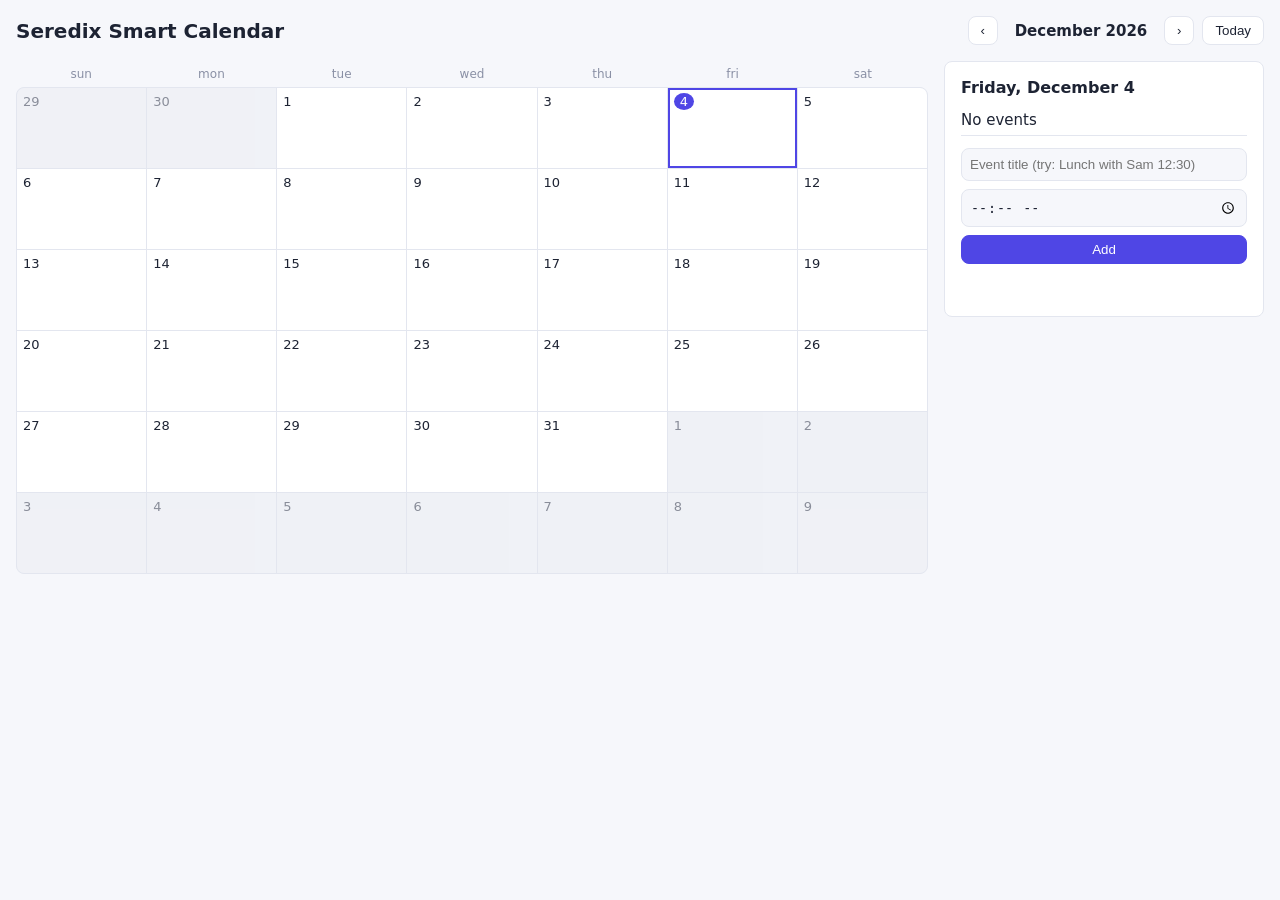
<file: seredix-smart-calendar/index.html>
<!doctype html>
<html lang="en">
<head>
  <meta charset="utf-8">
  <meta name="viewport" content="width=device-width, initial-scale=1">
  <title>Seredix Smart Calendar</title>
  <link rel="stylesheet" href="style.css">
</head>
<body>
  <header>
    <h1>Seredix Smart Calendar</h1>
    <nav>
      <button id="prev" aria-label="Previous month">&lsaquo;</button>
      <span id="title"></span>
      <button id="next" aria-label="Next month">&rsaquo;</button>
      <button id="today">Today</button>
    </nav>
  </header>
  <main>
    <section id="calendar">
      <div id="weekdays"></div>
      <div id="grid"></div>
    </section>
    <aside>
      <h2 id="dayLabel"></h2>
      <ul id="events"></ul>
      <form id="form">
        <input id="evTitle" placeholder="Event title (try: Lunch with Sam 12:30)" required>
        <input id="evTime" type="time">
        <button type="submit">Add</button>
      </form>
      <p id="hint"></p>
    </aside>
  </main>
  <script src="app.js"></script>
</body>
</html>
</file>
<file: seredix-smart-calendar/style.css>
:root { --bg:#f6f7fb; --fg:#1d2333; --card:#fff; --accent:#4f46e5; --muted:#8a90a5; --line:#e3e6ef; }
@media (prefers-color-scheme: dark) {
  :root { --bg:#12141c; --fg:#e8eaf2; --card:#1c1f2b; --accent:#818cf8; --muted:#8a90a5; --line:#2b2f3f; }
}
* { box-sizing: border-box; }
body { margin:0; font:15px system-ui, sans-serif; background:var(--bg); color:var(--fg); }
header { display:flex; flex-wrap:wrap; gap:12px; align-items:center; justify-content:space-between; padding:16px; }
h1 { font-size:20px; margin:0; }
nav { display:flex; gap:8px; align-items:center; }
#title { min-width:150px; text-align:center; font-weight:600; }
button { border:1px solid var(--line); background:var(--card); color:var(--fg); border-radius:8px; padding:6px 12px; cursor:pointer; }
button[type=submit] { background:var(--accent); color:#fff; border-color:var(--accent); }
main { display:grid; grid-template-columns:1fr 320px; gap:16px; padding:0 16px 16px; }
@media (max-width:800px) { main { grid-template-columns:1fr; } }
#weekdays, #grid { display:grid; grid-template-columns:repeat(7,1fr); }
#weekdays div { padding:6px; color:var(--muted); font-size:12px; text-align:center; }
#grid { gap:1px; background:var(--line); border:1px solid var(--line); border-radius:8px; overflow:hidden; }
.cell { background:var(--card); min-height:80px; padding:6px; cursor:pointer; font-size:13px; }
.cell.other { opacity:.45; }
.cell.today .num { background:var(--accent); color:#fff; border-radius:50%; padding:1px 6px; }
.cell.sel { outline:2px solid var(--accent); outline-offset:-2px; }
.dot { display:block; white-space:nowrap; overflow:hidden; text-overflow:ellipsis; font-size:11px; color:var(--accent); }
aside { background:var(--card); border:1px solid var(--line); border-radius:8px; padding:16px; align-self:start; }
aside h2 { margin:0 0 8px; font-size:16px; }
ul { list-style:none; padding:0; margin:0 0 12px; }
li { display:flex; justify-content:space-between; gap:8px; padding:6px 0; border-bottom:1px solid var(--line); }
li.conflict { color:#dc2626; }
li button { padding:0 8px; }
form { display:grid; gap:8px; }
input { padding:8px; border:1px solid var(--line); border-radius:8px; background:var(--bg); color:var(--fg); }
#hint { color:var(--muted); font-size:12px; min-height:1em; }
</file>
